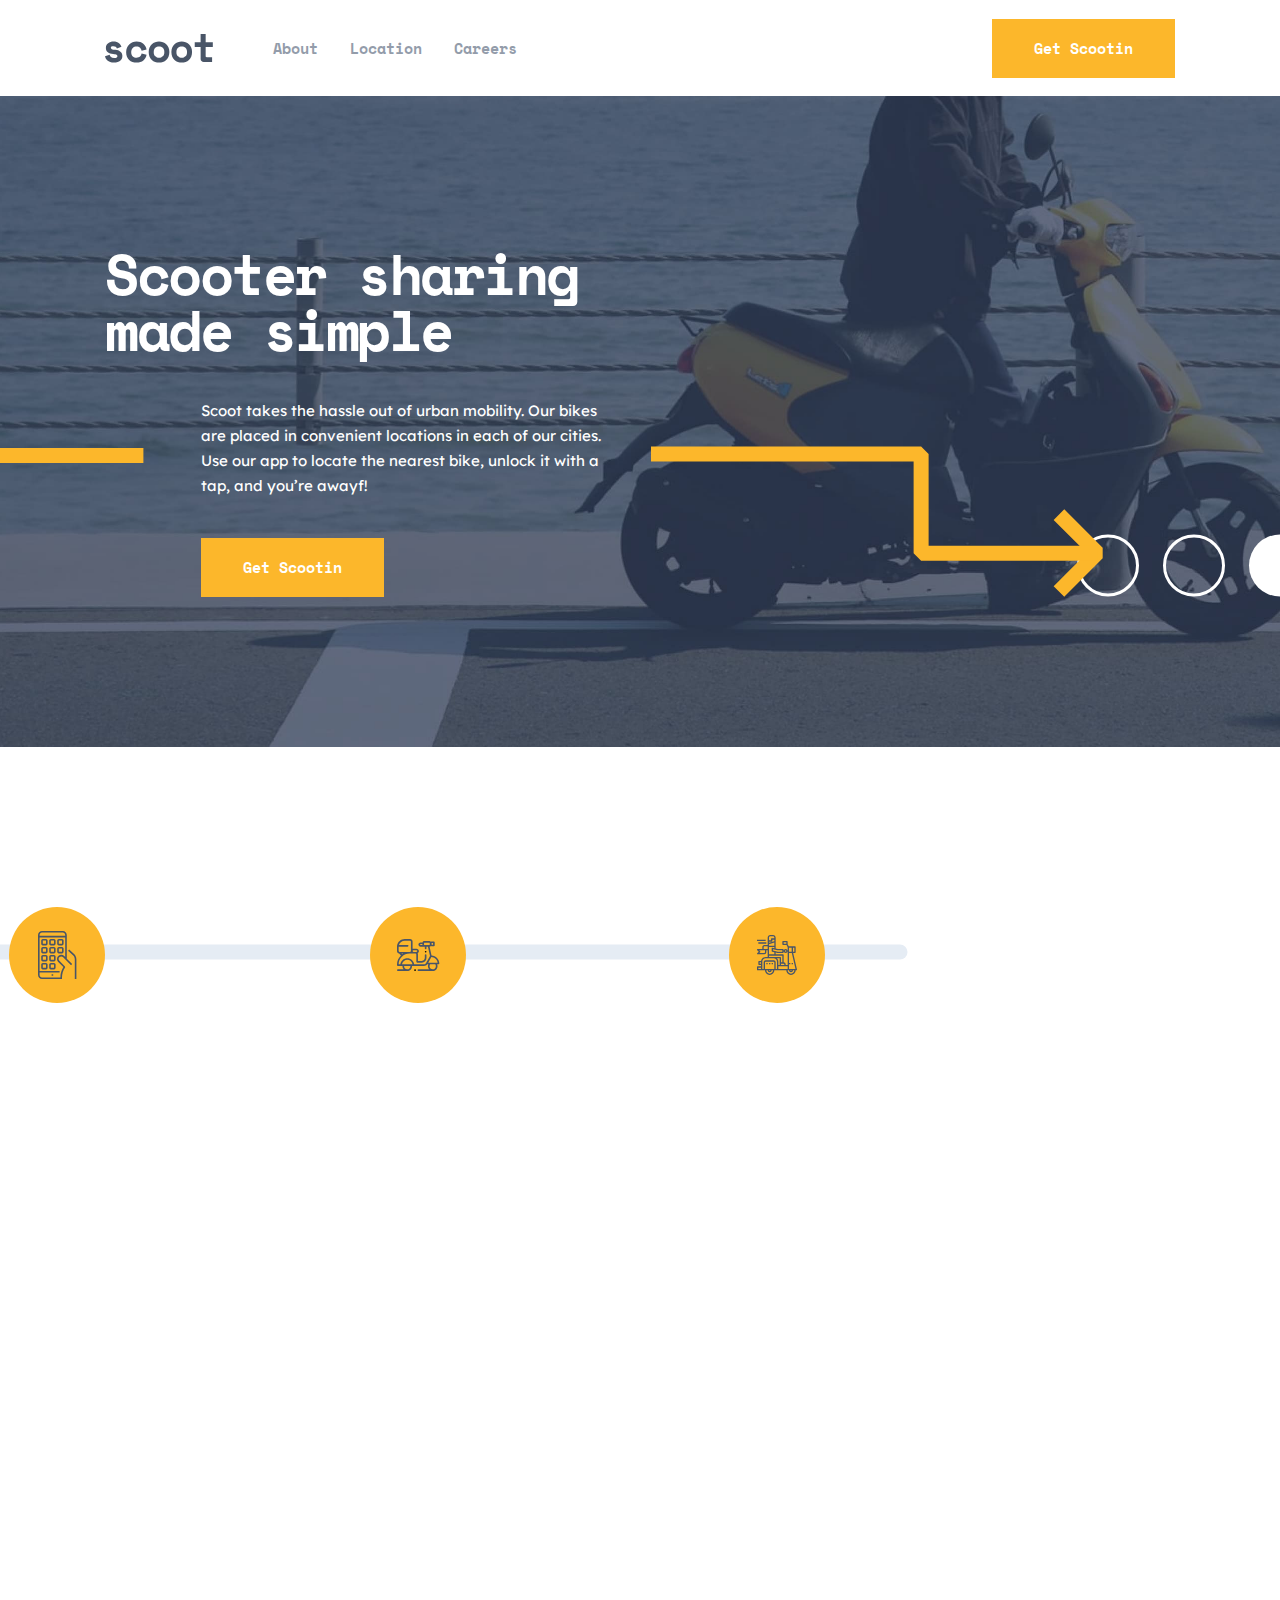
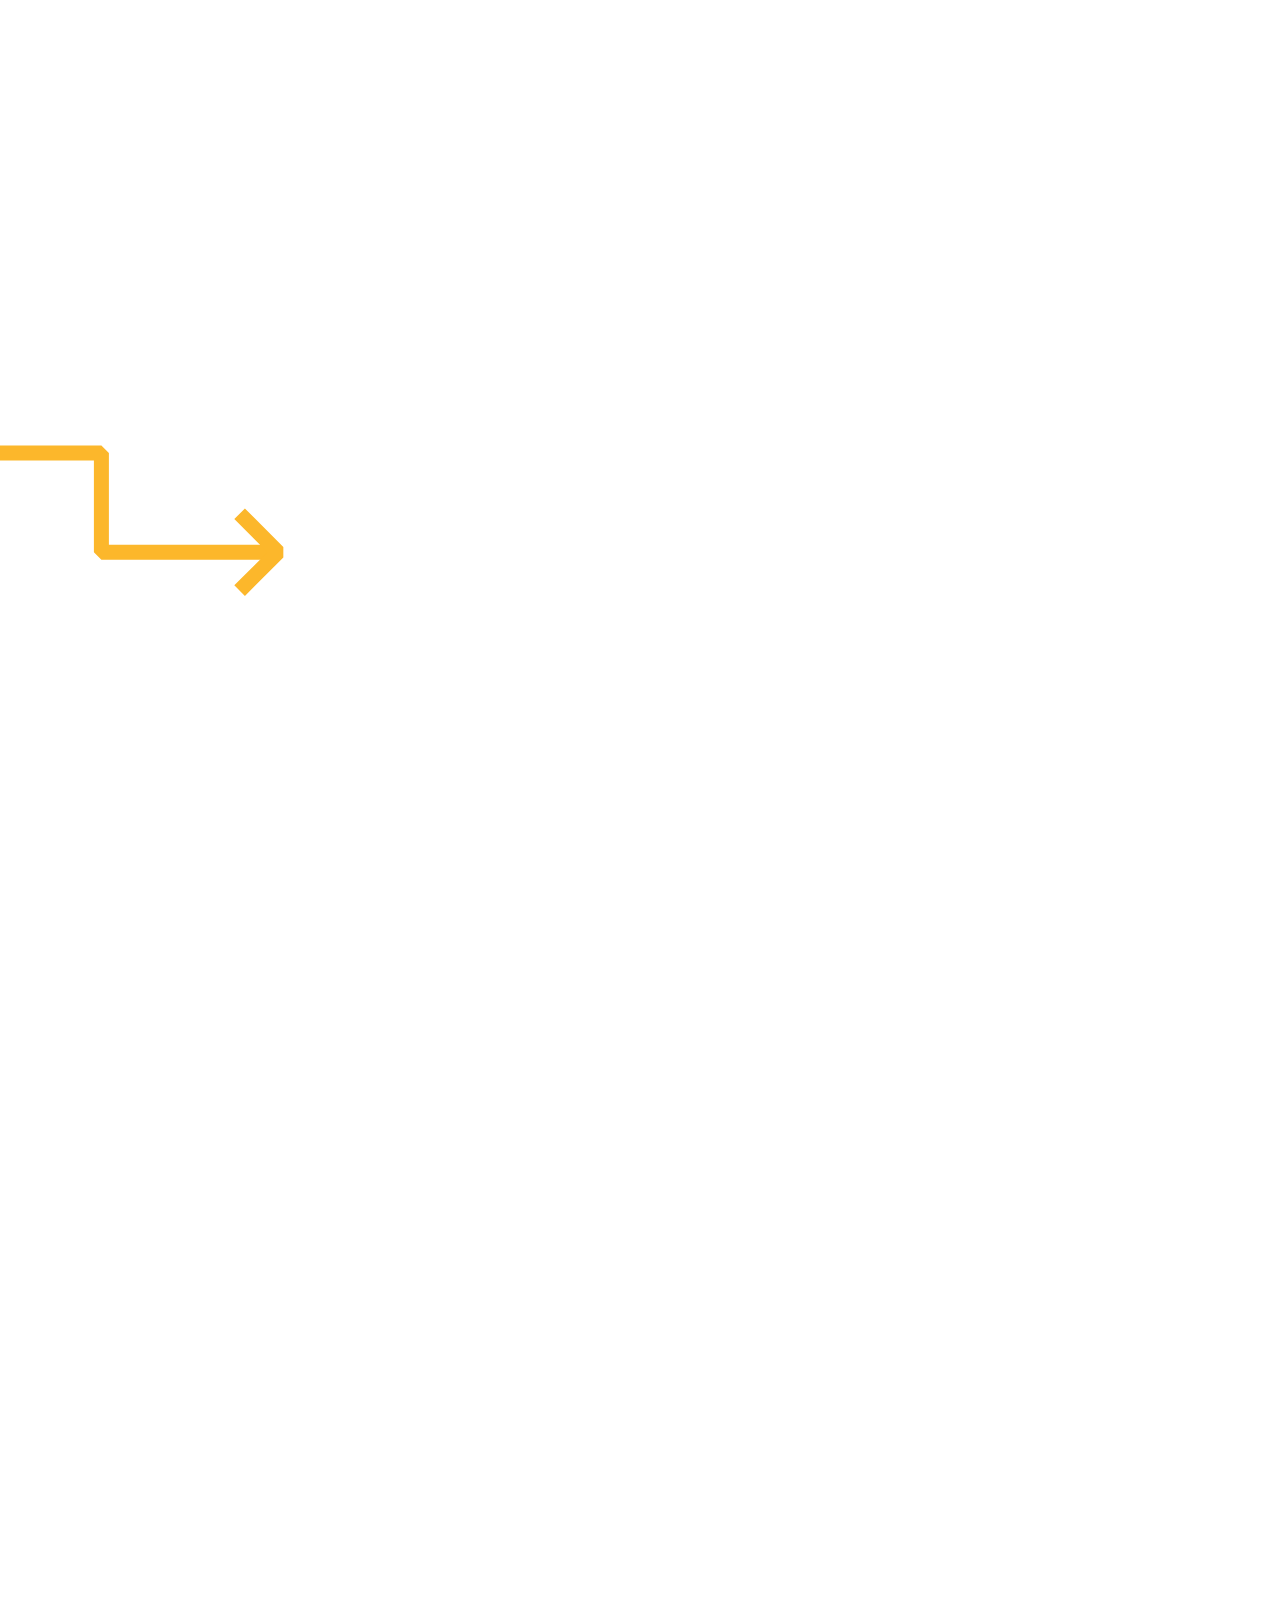
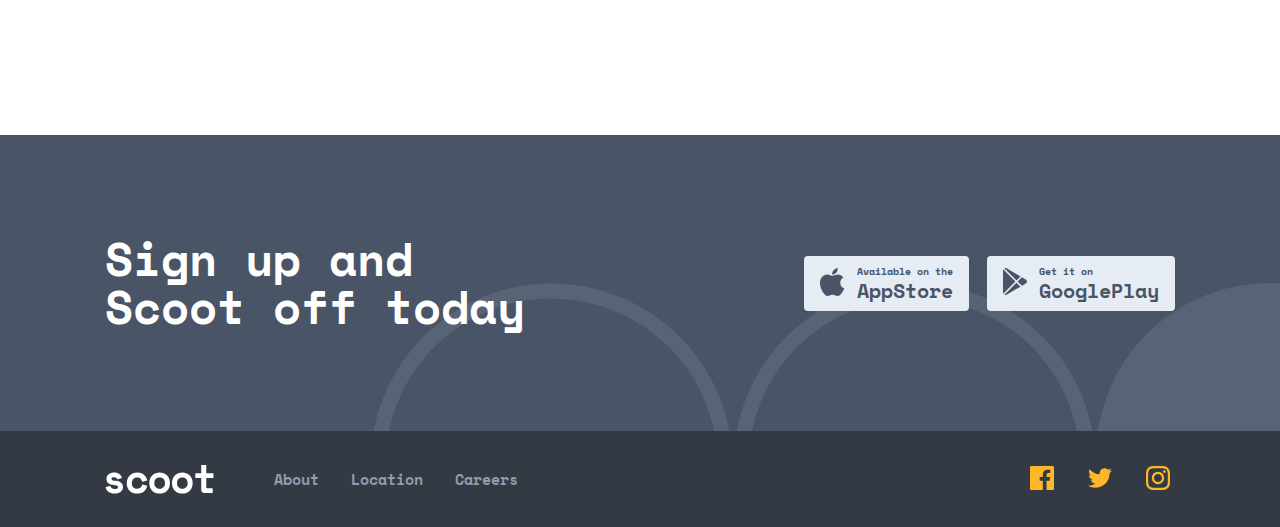
<file: index.html>
<!DOCTYPE html>
<html lang="en">
<head>
    <meta charset="UTF-8">
    <meta http-equiv="X-UA-Compatible" content="IE=edge">
    <meta name="viewport" content="width=device-width, initial-scale=1.0">
    <meta name="description" content="Fly with Scoot and make memories that last a lifetime!">
    <meta name="author" content="Vyzdryk Mykhailo">
    <link rel="shortcut icon" href="img/Scoot_logo.ico">
    <link href="https://fonts.googleapis.com/css?family=Lexend+Deca:regular" rel="stylesheet">
    <link href="https://fonts.googleapis.com/css?family=Space+Mono:regular,700" rel="stylesheet">
    <link rel="stylesheet" href="css/style2.css">
    <title>Scoot</title>
</head>

<body>

    <div class="wrapper">
        <div class="burger__decor"></div>
        <div class="burger__body">
            <div class="burger_content">
                <ul class="burger__list">
                    <li class="burger__list__item"><a href="">About</a></li>
                    <li class="burger__list__item"><a href="">Location</a></li>
                    <li class="burger__list__item"><a href="">Careers</a></li>
                </ul>
                <div class="burger__button__container">
                    <div class="burger_button _button">
                        Get Scootin
                    </div>   
                </div>

            </div>
            
        </div>

        <div class="content">
            

            
            <div class="header">
                <div class="header__container _container">
                   <div class="header__row">
                        <div class="burger__button">
                            <div class="burger__button__decor"></div>
                            <div class="burger__button__decor"></div>
                            <div class="burger__button__decor"></div>
                        </div>
                        <div class="header__logo">
                            <img src="img/logo.svg" alt="">
                        </div>
                        <div class="header__nav">
                            <ul class="header__nav__list">
                                <li class="header__nav__list__item"><a href="home.html">About</a></li>
                                <li class="header__nav__list__item"><a href="">Location</a></li>
                                <li class="header__nav__list__item"><a href="">Careers</a></li>
                            </ul>
                        </div>
                        <div class="header__button__container">
                            <div class="header__button _button">
                                Get Scootin
                            </div>
                        </div>
                   </div>
                </div>
               
            </div>
            <div class="start">
                <div class="start__cricle__decor">
                    <img src="img/start__circle__decor.svg" alt="">
                </div>  
                <div class="start__container _container">

                        
                   
                 
                    <div class="start__title _anim-items">
                        Scooter sharing made simple
                    </div>
                    <div class="start__main">
                        <div class="start__main__decor _anim-items"></div>
                        <div class="start__main__content">
                            <div class="start__subtitle _subtitle">
                                Scoot takes the hassle out of urban mobility. Our bikes are placed in convenient locations in each of our cities. Use our app to locate the nearest bike, unlock it with a tap, and you’re awayf!
                            </div>
                            <div class="start__button _button">
                                Get Scootin
                            </div> 
                        </div>
                        <div class="arr__cont _anim-items">
                            <img  src="img/start__arr__decor.svg" alt="">
                        </div>
                        
                    </div>
                </div>
            </div>
            <div class="process">
                <div class="process__container _container">
                    <div class="process__row">
                        <div class="procces__row__decor"></div>
                        <div class="procces__row__decor__mob"></div>
                        <div class="process__card">
                            <div class="process__card__icon _anim-no-hide _anim-items">
                                <img src="img/proc__phone.svg" alt="">
                            </div>
                            <div class="process__card__text _anim-no-hide _anim-items">
                                <div class="process__card__text__title">
                                    Locate with app
                                </div>
                                <div class="process__card__text__subtitle _subtitle">
                                    Use the app to find the nearest scooter to you. We are continuously placing scooters in the areas with most demand, so one should never be too far away. 
                                </div>
                            </div>
                        </div>
                        <div class="process__card">
                            <div class="process__card__icon _anim-no-hide _anim-items">
                                <img src="img/proc__scootr.svg" alt="">
                            </div>
                            <div class="process__card__text _anim-no-hide _anim-items">
                                <div class="process__card__text__title">
                                   Pick your scooter 
                                </div>
                                <div class="process__card__text__subtitle _subtitle">
                                    We show the most important info for the scooters closest to you. So you know how much charge they have left and can see roughly how much it will cost.

                                </div>
                            </div>
                        </div>
                        <div class="process__card">
                            <div class="process__card__icon _anim-no-hide _anim-items">
                                <img src="img/proc__rider.svg" alt="">
                            </div>
                            <div class="process__card__text _anim-no-hide _anim-items">
                                <div class="process__card__text__title">
                                    Enjoy the ride
                                </div>
                                <div class="process__card__text__subtitle _subtitle">
                                    Scan the QR code and the bike will unlock. Retract the cable lock, put on a helmet, and you’re off! Always lock bikes away from walkways and accessibility ramps.
                                </div>
                            </div>
                        </div>
                    </div>
                </div>
            </div>
            <div class="advantages">
                <div class="advantages__container _container">
                    <div class="advantages__row">
                        <div  class="adv__arr__decor _anim-no-hide _anim-items">
                            <img class="arr_dec__item_bg" src="img/arr__right.svg" alt="">
                            <img class="arr_dec__item_sm"src="img/small__arr__right.svg" alt="">
                        </div>
                        
                        <div class="advantages__text _anim-no-hide  _anim-items">
                            <div class="advatages__title _title">
                                Easy to use
                                riding telemetry
                            </div>
                            <div class="advantages__subtitle _subtitle">
                                The Scoot app is available with riding telemetry. This means it can show you your average speed, how long you've been using the scooter, your traveling distance, and many more things all in an easy to use app.
                            </div>
                            <div class="advantages__button _button">
                                Learn More
                            </div>
                        </div>
                        <div id="3" class="advantages__img _anim-no-hide _anim-items">
            
                            <img class="advantages__img__elem" src="img/advant1.jpg"  alt="">
                        </div>
                    </div>
                </div>
            </div>
            <div class="advantages">
                <div class="advantages__container _container">
                    <div class="advantages__row">
                        <div class="adv__arr__decor__left _anim-no-hide _anim-items">
                            <img src="img/arr__left.svg" alt="">
                        </div>
                        <div class="advantages__img _anim-no-hide _anim-items">
                            <img class="advantages__img__elem" src="img/advant2.jpg" alt="">
                        </div>
                        <div class="advantages__text _anim-no-hide _anim-items">
                            <div class="advatages__title _title">
                                Coming to a city near you
                            </div>
                            <div class="advantages__subtitle _subtitle">
                                Scoot is available in 4 major cities so far. We’re expanding rapidly, so be sure to let us know if you want to see us in your hometown. We’re aiming to let our scooters loose on 23 cities over the coming year.                            </div>
                            <div class="advantages__button _button">
                                Learn More
                            </div>
                        </div>
                    </div>
                </div>
            </div>
            <div class="advantages">
                <div class="advantages__container _container">
                    <div class="advantages__row">
                        <div  class="adv__arr__decor _anim-no-hide _anim-items">
                            <img class="arr_dec__item_bg" src="img/arr__right.svg" alt="">
                            <img class="arr_dec__item_sm"src="img/small__arr__right.svg" alt="">
                        </div>
                        <div class="advantages__text _anim-no-hide _anim-items">
                            <div class="advatages__title _title">
                                Zero hassle payments
                            </div>
                            <div class="advantages__subtitle _subtitle">
                                Our payment is as easy as one two three. We accept most credit cards and debit cards. You can also link your PayPal account inside the app. Need to pay later? No worries! You can defer payment for up to a month.                            </div>
                            <div class="advantages__button _button">
                                Learn More
                            </div>
                        </div>
                        <div class="advantages__img _anim-no-hide _anim-items">
                            <img class="advantages__img__elem" src="img/advant3.jpg" alt="">
                        </div>
                    </div>
                </div>
            </div>
            
                        
                
        </div>
        <footer class="footer">
            <div class="footer__container">
                <div class="footer__download">
                     <div class="footer__decor__row">
                            <div class="footer__decor">
                                <img class="footer__dec__img" src="img/footer__decor_nf.svg" alt="">
                            </div>
                            <div class="footer__decor">
                                <img src="img/footer__decor_nf.svg" alt="">
                            </div>
                            <div class="footer__decor">
                                <img src="img/footer_dec_f.svg" alt="">
                            </div>
                        </div>
                    <div class="footer__download__container _container">
                       
                       
                        <div class="footer__download__title">
                            Sign up and Scoot off today
                        </div>
                        <div class="footer__download__buttons">
                            <div class="footer__download__button">
                                <div class="footer__download__button__icon">
                                    <svg width="25" height="28" viewBox="0 0 25 28" fill="none" xmlns="http://www.w3.org/2000/svg">
                                        <path class="dwn__ico" fill-rule="evenodd" clip-rule="evenodd" d="M13.5501 2.23259C14.5378 1.02638 16.2329 0.100093 17.6831 0C17.9262 1.64899 17.2546 3.26406 16.3672 4.4058C15.4185 5.63236 13.7813 6.5807 12.1968 6.5315C11.9077 4.95207 12.649 3.32683 13.5501 2.23259ZM18.0165 6.53333C19.9466 6.53333 21.9903 7.57732 23.4446 9.37626C18.677 11.9705 19.4494 18.7283 24.2667 20.5378C23.6044 21.9951 23.2865 22.645 22.4325 23.936C21.241 25.7367 19.5631 27.9805 17.4803 27.9963C16.6241 28.0052 16.0624 27.7496 15.4568 27.474C14.7549 27.1545 13.9939 26.8082 12.647 26.8157C11.3076 26.8222 10.5345 27.1643 9.82292 27.4791C9.20166 27.7539 8.62736 28.008 7.7641 27.9998C5.68308 27.9823 4.09213 25.9574 2.90069 24.1567C-0.428589 19.1242 -0.780161 13.2159 1.27423 10.0734C2.73556 7.84182 5.04031 6.53684 7.20478 6.53684C8.35838 6.53684 9.28812 6.86569 10.1741 7.17908C10.9805 7.4643 11.7507 7.73672 12.6204 7.73672C13.4252 7.73672 14.0869 7.48802 14.8086 7.21674C15.6745 6.89129 16.6268 6.53333 18.0165 6.53333Z" fill="#495567"/>
                                    </svg>
                                        
                                </div>
                                <div class="footer__download__btn__text">
                                    Available on the
                                    <div class="footer__dwnl__button__title">
                                        AppStore
                                    </div>
                                </div>
                            </div>
                            <div class="footer__download__button">
                                <div class="footer__download__button__icon">
                                    <svg width="24" height="28" viewBox="0 0 24 28" fill="none" xmlns="http://www.w3.org/2000/svg">
                                        <path class="dwn__ico" fill-rule="evenodd" clip-rule="evenodd" d="M1.35225 0.237091C2.077 -0.112337 2.90802 -0.0748034 3.60529 0.344932L17.4772 8.42299L13.504 12.4147L1.35225 0.237091ZM0 2.42141C0 2.04978 0.082467 1.68872 0.235771 1.36414L12.3848 13.5391L0.237885 25.7437C0.0829956 25.426 0 25.0702 0 24.697V2.42141ZM13.5056 14.6619L1.37344 26.8517C1.69538 27.0008 2.03794 27.0658 2.37996 27.0658C2.80234 27.0658 3.22367 26.9648 3.60534 26.7354L17.4799 18.6452L13.5056 14.6619ZM22.7456 11.4907C22.7504 11.4933 22.7556 11.4965 22.7604 11.4996C23.4767 11.9342 23.9044 12.6944 23.9044 13.5328C23.9044 14.3712 23.4767 15.1314 22.7604 15.5664C22.7556 15.5691 18.8966 17.8189 18.8966 17.8189L14.6242 13.5375L18.894 9.24766L22.7456 11.4907Z" fill="#495567"/>
                                    </svg>
                                        
                                </div>
                                <div class="footer__download__btn__text">
                                    Get it on
                                    <div class="footer__dwnl__button__title">
                                        GooglePlay
                                    </div>
                                </div>
                            </div>
                        </div>
                    </div>
                </div>
                <div class="footer__nav">
                    <div class="footer__nav__container _container">
                        <div class="header__row footer_nav_row">
                           
                            <div class="header__logo">
                                <img src="img/footer__logo.svg" alt="">
                            </div>
                            <div class="header__nav">
                                <ul class="header__nav__list">
                                    <li class="header__nav__list__item"><a href="">About</a></li>
                                    <li class="header__nav__list__item"><a href="">Location</a></li>
                                    <li class="header__nav__list__item"><a href="">Careers</a></li>
                                </ul>
                            </div>
                            <div class="footer__social">
                                <div class="footer__social__button">
                                    <svg  width="24" height="24" viewBox="0 0 24 24" fill="none" xmlns="http://www.w3.org/2000/svg">
                                        <path class="footer__social__ico" d="M22.675 0H1.325C0.593 0 0 0.593 0 1.325V22.676C0 23.407 0.593 24 1.325 24H12.82V14.706H9.692V11.084H12.82V8.413C12.82 5.313 14.713 3.625 17.479 3.625C18.804 3.625 19.942 3.724 20.274 3.768V7.008L18.356 7.009C16.852 7.009 16.561 7.724 16.561 8.772V11.085H20.148L19.681 14.707H16.561V24H22.677C23.407 24 24 23.407 24 22.675V1.325C24 0.593 23.407 0 22.675 0Z" fill="#FCB72B"/>
                                    </svg>
                                </div>
                                <div class="footer__social__button">
                                    <svg width="24" height="20" viewBox="0 0 24 20" fill="none" xmlns="http://www.w3.org/2000/svg">
                                        <path class="footer__social__ico" d="M24 2.557C23.117 2.949 22.168 3.213 21.172 3.332C22.189 2.723 22.97 1.758 23.337 0.608001C22.386 1.172 21.332 1.582 20.21 1.803C19.313 0.846001 18.032 0.248001 16.616 0.248001C13.437 0.248001 11.101 3.214 11.819 6.293C7.728 6.088 4.1 4.128 1.671 1.149C0.381 3.362 1.002 6.257 3.194 7.723C2.388 7.697 1.628 7.476 0.965 7.107C0.911 9.388 2.546 11.522 4.914 11.997C4.221 12.185 3.462 12.229 2.69 12.081C3.316 14.037 5.134 15.46 7.29 15.5C5.22 17.123 2.612 17.848 0 17.54C2.179 18.937 4.768 19.752 7.548 19.752C16.69 19.752 21.855 12.031 21.543 5.106C22.505 4.411 23.34 3.544 24 2.557Z" fill="#FCB72B"/>
                                    </svg>
                                </div>
                                <div class="footer__social__button">
                                    <svg width="24" height="24" viewBox="0 0 24 24" fill="none" xmlns="http://www.w3.org/2000/svg">
                                        <path class="footer__social__ico" fill-rule="evenodd" clip-rule="evenodd" d="M12 0C8.741 0 8.333 0.014 7.053 0.072C2.695 0.272 0.273 2.69 0.073 7.052C0.014 8.333 0 8.741 0 12C0 15.259 0.014 15.668 0.072 16.948C0.272 21.306 2.69 23.728 7.052 23.928C8.333 23.986 8.741 24 12 24C15.259 24 15.668 23.986 16.948 23.928C21.302 23.728 23.73 21.31 23.927 16.948C23.986 15.668 24 15.259 24 12C24 8.741 23.986 8.333 23.928 7.053C23.732 2.699 21.311 0.273 16.949 0.073C15.668 0.014 15.259 0 12 0ZM12 2.163C15.204 2.163 15.584 2.175 16.85 2.233C20.102 2.381 21.621 3.924 21.769 7.152C21.827 8.417 21.838 8.797 21.838 12.001C21.838 15.206 21.826 15.585 21.769 16.85C21.62 20.075 20.105 21.621 16.85 21.769C15.584 21.827 15.206 21.839 12 21.839C8.796 21.839 8.416 21.827 7.151 21.769C3.891 21.62 2.38 20.07 2.232 16.849C2.174 15.584 2.162 15.205 2.162 12C2.162 8.796 2.175 8.417 2.232 7.151C2.381 3.924 3.896 2.38 7.151 2.232C8.417 2.175 8.796 2.163 12 2.163ZM5.838 12C5.838 8.597 8.597 5.838 12 5.838C15.403 5.838 18.162 8.597 18.162 12C18.162 15.404 15.403 18.163 12 18.163C8.597 18.163 5.838 15.403 5.838 12ZM12 16C9.791 16 8 14.21 8 12C8 9.791 9.791 8 12 8C14.209 8 16 9.791 16 12C16 14.21 14.209 16 12 16ZM16.965 5.595C16.965 4.8 17.61 4.155 18.406 4.155C19.201 4.155 19.845 4.8 19.845 5.595C19.845 6.39 19.201 7.035 18.406 7.035C17.61 7.035 16.965 6.39 16.965 5.595Z" fill="#FCB72B"/>
                                    </svg>
                                </div>
                               
                                    
                               
                                    
                                    
                              
                                    
                            </div>
                       </div>
                    </div>
                </div>
                
                
            </div>
        </footer>



    </div>

    
   
    <script src="js/script.js"></script>
</body>
</html>
</file>
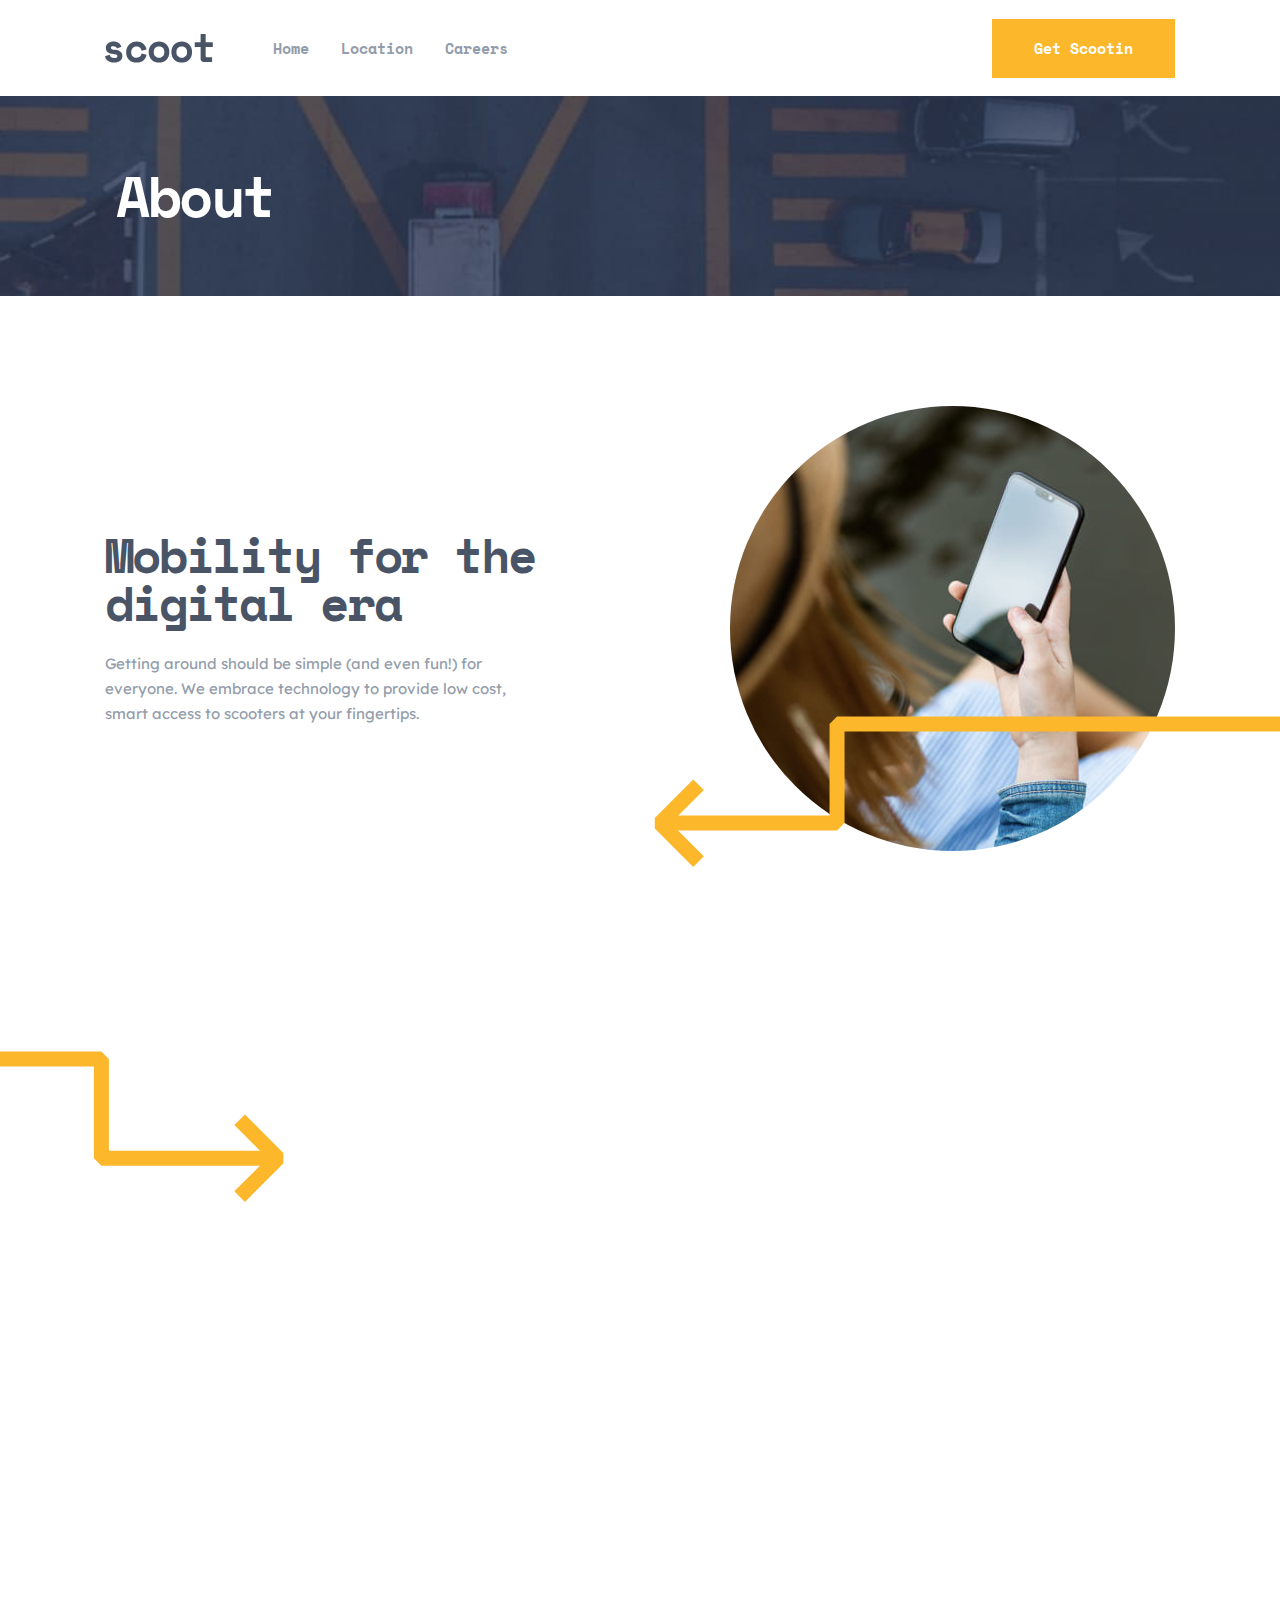
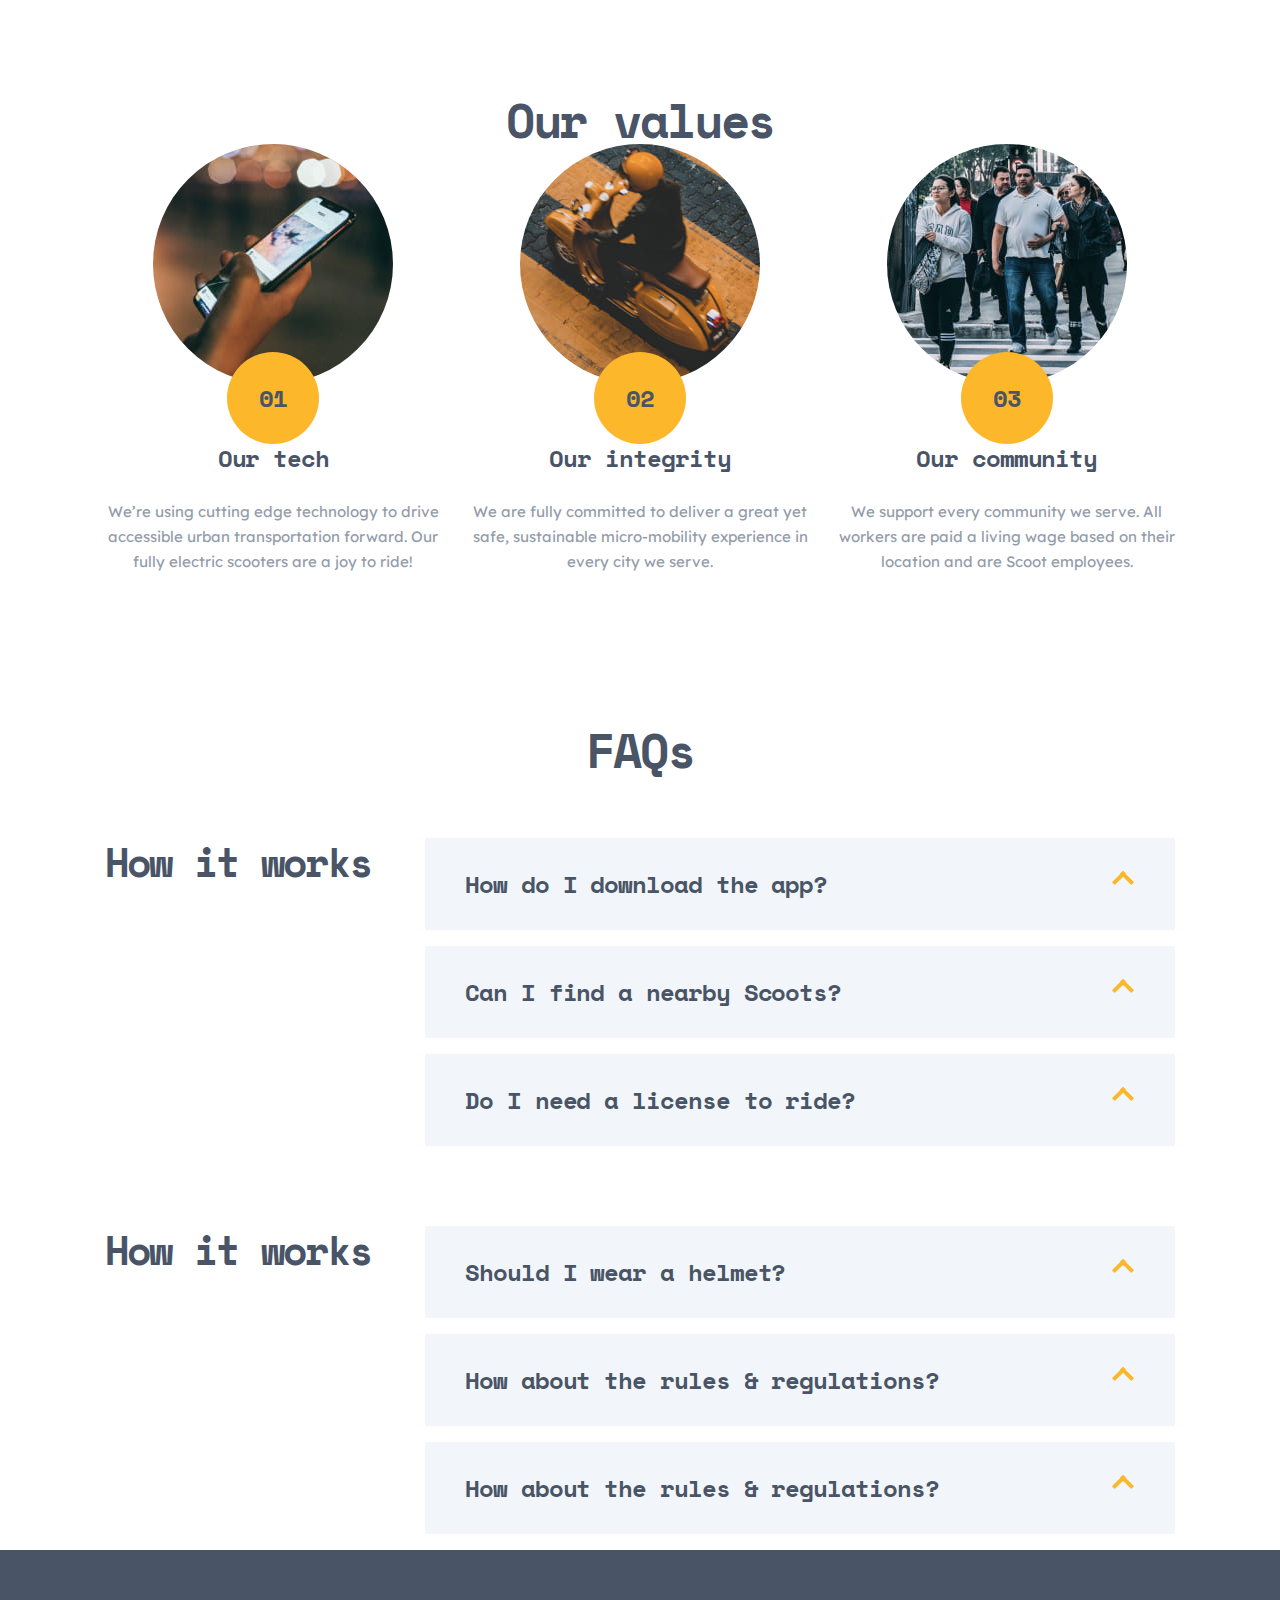
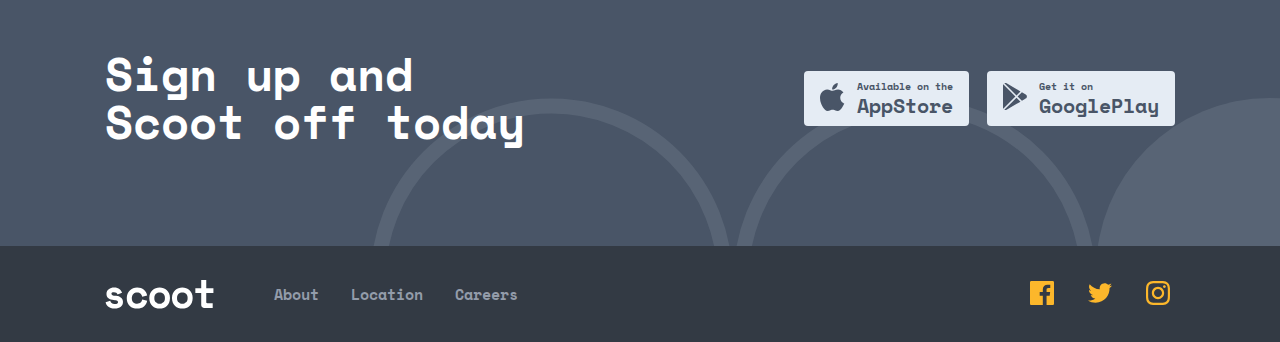
<file: home.html>
<!DOCTYPE html>
<html lang="en">
<head>
    <meta charset="UTF-8">
    <meta http-equiv="X-UA-Compatible" content="IE=edge">
    <meta name="viewport" content="width=device-width, initial-scale=1.0">
    <meta name="description" content="Fly with Scoot and make memories that last a lifetime!">
    <meta name="author" content="Vyzdryk Mykhailo">
    <link rel="shortcut icon" href="img/Scoot_logo.ico">
    <link href="https://fonts.googleapis.com/css?family=Lexend+Deca:regular" rel="stylesheet">
    <link href="https://fonts.googleapis.com/css?family=Space+Mono:regular,700" rel="stylesheet">
    <link rel="stylesheet" href="css/style3.css">
    <title>About</title>
</head>

<body>

    <div class="wrapper">
        <div class="burger__decor"></div>
        <div class="burger__body">
            <div class="burger_content">
                <ul class="burger__list">
                    <li class="burger__list__item"><a href="index.html">Home</a></li>
                    <li class="burger__list__item"><a href="">Location</a></li>
                    <li class="burger__list__item"><a href="">Careers</a></li>
                </ul>
                <div class="burger__button__container">
                    <div class="burger_button _button">
                        Get Scootin
                    </div>   
                </div>

            </div>
            
        </div>

        <div class="content">
            

            
            <div class="header">
                <div class="header__container _container">
                   <div class="header__row">
                        <div class="burger__button">
                            <div class="burger__button__decor"></div>
                            <div class="burger__button__decor"></div>
                            <div class="burger__button__decor"></div>
                        </div>
                        <div class="header__logo">
                            <img src="img/logo.svg" alt="">
                        </div>
                        <div class="header__nav">
                            <ul class="header__nav__list">
                                <li class="header__nav__list__item"><a href="index.html">Home</a></li>
                                <li class="header__nav__list__item"><a href="">Location</a></li>
                                <li class="header__nav__list__item"><a href="">Careers</a></li>
                            </ul>
                        </div>
                        <div class="header__button__container">
                            <div class="header__button _button">
                                Get Scootin
                            </div>
                        </div>
                   </div>
                </div>
               
            </div>
            <div class="start">
                
                <div class="start__container _container">
                    <div class="start__title">
                        About
                    </div>
                        
                </div>
            </div>
          
            <div class="advantages">
                <div class="advantages__container _container">
                    <div class="advantages__row">
                        <div  class="adv__arr__decor _anim-no-hide _anim-items">
                            <img class="arr_dec__item_bg" src="img/arr__right.svg" alt="">
                            <img class="arr_dec__item_sm"src="img/small__arr__right.svg" alt="">
                        </div>
                        
                        <div class="advantages__text _anim-no-hide  _anim-items">
                            <div class="advatages__title _title">
                                Mobility for the digital era
                            </div>
                            <div class="advantages__subtitle _subtitle">
                                Getting around should be simple (and even fun!) for everyone. We embrace technology to provide low cost, smart access to scooters at your fingertips.
                            </div>
                           
                        </div>
                        <div class="advantages__img _anim-no-hide _anim-items">
            
                            <img class="advantages__img__elem" src="img/about__adv__1.jpg"  alt="">
                        </div>
                    </div>
                </div>
            </div>
            <div class="advantages">
                <div class="advantages__container _container">
                    <div class="advantages__row">
                        <div class="adv__arr__decor__left _anim-no-hide _anim-items">
                            <img src="img/arr__left.svg" alt="">
                        </div>
                        <div class="advantages__img _anim-no-hide _anim-items">
                            <img class="advantages__img__elem" src="img/about__adv__2.jpg" alt="">
                        </div>
                        <div class="advantages__text _anim-no-hide _anim-items">
                            <div class="advatages__title _title">
                                Better urban living
                            </div>
                            <div class="advantages__subtitle _subtitle">
                                We’re helping connect cities and bring people closer together. Our scooters are also fully-electric and we offset the minimal carbon footprint for each ride.
                            </div>
                        </div>
                    </div>
                </div>
            </div>
            <div class="values">
                <div class="values__container _container">
                    <div class="values__title _title">
                        Our values
                    </div>
                    <div class="values__row">
                        <div class="values__card">
                            <div class="values__card__imgae">
                                <img src="img/values_1.jpg" alt="" class="values__image__elem">
                                <div class="values__item__number">
                                    01
                                </div>
                                <div class="values__card__text">
                                    <div class="values__card__title">
                                        Our tech
                                    </div>
                                    <div class="values__card__subtitle _subtitle">
                                        We’re using cutting edge technology to drive accessible urban transportation forward. Our fully electric scooters are a joy to ride!
                                    </div>
                                </div>

                            </div>
                        </div>
                        <div class="values__card">
                            <div class="values__card__imgae">
                                <img src="img/values_2.jpg" alt="" class="values__image__elem">
                                <div class="values__item__number">
                                    02
                                </div>
                                <div class="values__card__text">
                                    <div class="values__card__title">
                                        Our integrity
                                    </div>
                                    <div class="values__card__subtitle _subtitle">
                                        We are fully committed to deliver a great yet safe, sustainable micro-mobility experience in every city we serve.
                                    </div>
                                </div>

                            </div>
                        </div>
                        <div class="values__card">
                            <div class="values__card__imgae">
                                <img src="img/values_3.jpg" alt="" class="values__image__elem">
                                <div class="values__item__number">
                                    03
                                </div>
                                <div class="values__card__text">
                                    <div class="values__card__title">
                                        Our community    
                                    </div>
                                    <div class="values__card__subtitle _subtitle">
                                        We support every community we serve. All workers are paid a living wage based on their location and are Scoot employees.
                                    </div>
                                </div>

                            </div>
                        </div>
                    </div>
                </div>
            </div>
            <div class="how">
                <div class="how__container _container">
                    <div class="how__title _title">
                        FAQs
                    </div>
                    <div class="how__column">
                        <div class="how__row">
                            <div class="how__pop__up__title">
                                How it works
                            </div>
                            <div class="how__pop__ups__column">
                                <div class="how__pop__up__subrow">
                                    <div class="howm__pop__up__container">
                                        <div class="how__pop__up__button">
                                            How do I download the app?
                                        </div>
                                        <div class="how__pop__up">
                                            To download the Scoot app, you can search “Scoot” in both the App and Google Play stores. An even simpler way to do it would be to click the relevant link at the bottom of this page and you’ll be re-directed to the correct page.
                                        </div>
                                    </div>
                                    <div class="how__pop__up__decor">
                                        <div class="how__pop__up__dec__elem">
    
                                        </div>
                                        <div class="how__pop__up__dec__elem_2">
    
                                        </div>
                                    </div>
                                </div>
                                <div class="how__pop__up__subrow">
                                    <div class="howm__pop__up__container">
                                        <div class="how__pop__up__button">
                                            Can I find a nearby Scoots?
                                        </div>
                                        <div class="how__pop__up">
                                            Yes, you can easily find a nearby Scoots by using their website or mobile app. Scoots has a user-friendly interface that makes it easy to search for nearby locations and view their hours of operation, as well as any available rental options.
                                        </div>
                                    </div>
                                    <div class="how__pop__up__decor">
                                        <div class="how__pop__up__dec__elem">
    
                                        </div>
                                        <div class="how__pop__up__dec__elem_2">
    
                                        </div>
                                    </div>
                                </div>
                                <div class="how__pop__up__subrow">
                                    <div class="howm__pop__up__container">
                                        <div class="how__pop__up__button">
                                            Do I need a license to ride?
                                        </div>
                                        <div class="how__pop__up">
                                            The requirements for a license to ride a Scoot will depend on where you are located and the type of Scoot you are riding. In general you will need to have a valid driver's license that is appropriate for the class of vehicle you are operating.
                                        </div>
                                    </div>
                                    <div class="how__pop__up__decor">
                                        <div class="how__pop__up__dec__elem">
    
                                        </div>
                                        <div class="how__pop__up__dec__elem_2">
    
                                        </div>
                                    </div>
                                </div>
                            </div>
                           
                            
                        </div>
                        <div class="how__row">
                            <div class="how__pop__up__title">
                                How it works
                            </div>
                            <div class="how__pop__ups__column">
                                <div class="how__pop__up__subrow">
                                    <div class="howm__pop__up__container">
                                        <div class="how__pop__up__button">
                                            Should I wear a helmet?
                                        </div>
                                        <div class="how__pop__up">
                                            Yes, please do! All cities have different laws. But we strongly strongly strongly recommend always wearing a helmet regardless of the local laws. We like you and we want you to be as safe as possible while Scooting.
                                        </div>
                                    </div>
                                    <div class="how__pop__up__decor">
                                        <div class="how__pop__up__dec__elem">
    
                                        </div>
                                        <div class="how__pop__up__dec__elem_2">
    
                                        </div>
                                    </div>
                                </div>
                                <div class="how__pop__up__subrow">
                                    <div class="howm__pop__up__container">
                                        <div class="how__pop__up__button">
                                            How about the rules & regulations?
                                        </div>
                                        <div class="how__pop__up">
                                            To download the Scoot app, you can search “Scoot” in both the App and Google Play stores. An even simpler way to do it would be to click the relevant link at the bottom of this page and you’ll be re-directed to the correct page.
                                        </div>
                                    </div>
                                    <div class="how__pop__up__decor">
                                        <div class="how__pop__up__dec__elem">
    
                                        </div>
                                        <div class="how__pop__up__dec__elem_2">
    
                                        </div>
                                    </div>
                                </div>
                                <div class="how__pop__up__subrow">
                                    <div class="howm__pop__up__container">
                                        <div class="how__pop__up__button">
                                            How about the rules & regulations?
                                        </div>
                                        <div class="how__pop__up">
                                            Firstly, please make sure you and any passengers are safe and uninjured. Then, if the damage is minor, such as a small scratch or dent, you can continue to use the scooter for the remainder of your ride.
                                        </div>
                                    </div>
                                    <div class="how__pop__up__decor">
                                        <div class="how__pop__up__dec__elem">
    
                                        </div>
                                        <div class="how__pop__up__dec__elem_2">
    
                                        </div>
                                    </div>
                                </div>
                            </div>
                           
                            
                        </div>
                        
                    </div>
                </div>
            </div>
                        
                
        </div>
        <footer class="footer">
            <div class="footer__container">
                <div class="footer__download">
                     <div class="footer__decor__row">
                            <div class="footer__decor">
                                <img class="footer__dec__img" src="img/footer__decor_nf.svg" alt="">
                            </div>
                            <div class="footer__decor">
                                <img src="img/footer__decor_nf.svg" alt="">
                            </div>
                            <div class="footer__decor">
                                <img src="img/footer_dec_f.svg" alt="">
                            </div>
                        </div>
                    <div class="footer__download__container _container">
                       
                       
                        <div class="footer__download__title">
                            Sign up and Scoot off today
                        </div>
                        <div class="footer__download__buttons">
                            <div class="footer__download__button">
                                <div class="footer__download__button__icon">
                                    <svg width="25" height="28" viewBox="0 0 25 28" fill="none" xmlns="http://www.w3.org/2000/svg">
                                        <path class="dwn__ico" fill-rule="evenodd" clip-rule="evenodd" d="M13.5501 2.23259C14.5378 1.02638 16.2329 0.100093 17.6831 0C17.9262 1.64899 17.2546 3.26406 16.3672 4.4058C15.4185 5.63236 13.7813 6.5807 12.1968 6.5315C11.9077 4.95207 12.649 3.32683 13.5501 2.23259ZM18.0165 6.53333C19.9466 6.53333 21.9903 7.57732 23.4446 9.37626C18.677 11.9705 19.4494 18.7283 24.2667 20.5378C23.6044 21.9951 23.2865 22.645 22.4325 23.936C21.241 25.7367 19.5631 27.9805 17.4803 27.9963C16.6241 28.0052 16.0624 27.7496 15.4568 27.474C14.7549 27.1545 13.9939 26.8082 12.647 26.8157C11.3076 26.8222 10.5345 27.1643 9.82292 27.4791C9.20166 27.7539 8.62736 28.008 7.7641 27.9998C5.68308 27.9823 4.09213 25.9574 2.90069 24.1567C-0.428589 19.1242 -0.780161 13.2159 1.27423 10.0734C2.73556 7.84182 5.04031 6.53684 7.20478 6.53684C8.35838 6.53684 9.28812 6.86569 10.1741 7.17908C10.9805 7.4643 11.7507 7.73672 12.6204 7.73672C13.4252 7.73672 14.0869 7.48802 14.8086 7.21674C15.6745 6.89129 16.6268 6.53333 18.0165 6.53333Z" fill="#495567"/>
                                    </svg>
                                        
                                </div>
                                <div class="footer__download__btn__text">
                                    Available on the
                                    <div class="footer__dwnl__button__title">
                                        AppStore
                                    </div>
                                </div>
                            </div>
                            <div class="footer__download__button">
                                <div class="footer__download__button__icon">
                                    <svg width="24" height="28" viewBox="0 0 24 28" fill="none" xmlns="http://www.w3.org/2000/svg">
                                        <path class="dwn__ico" fill-rule="evenodd" clip-rule="evenodd" d="M1.35225 0.237091C2.077 -0.112337 2.90802 -0.0748034 3.60529 0.344932L17.4772 8.42299L13.504 12.4147L1.35225 0.237091ZM0 2.42141C0 2.04978 0.082467 1.68872 0.235771 1.36414L12.3848 13.5391L0.237885 25.7437C0.0829956 25.426 0 25.0702 0 24.697V2.42141ZM13.5056 14.6619L1.37344 26.8517C1.69538 27.0008 2.03794 27.0658 2.37996 27.0658C2.80234 27.0658 3.22367 26.9648 3.60534 26.7354L17.4799 18.6452L13.5056 14.6619ZM22.7456 11.4907C22.7504 11.4933 22.7556 11.4965 22.7604 11.4996C23.4767 11.9342 23.9044 12.6944 23.9044 13.5328C23.9044 14.3712 23.4767 15.1314 22.7604 15.5664C22.7556 15.5691 18.8966 17.8189 18.8966 17.8189L14.6242 13.5375L18.894 9.24766L22.7456 11.4907Z" fill="#495567"/>
                                    </svg>
                                        
                                </div>
                                <div class="footer__download__btn__text">
                                    Get it on
                                    <div class="footer__dwnl__button__title">
                                        GooglePlay
                                    </div>
                                </div>
                            </div>
                        </div>
                    </div>
                </div>
                <div class="footer__nav">
                    <div class="footer__nav__container _container">
                        <div class="header__row footer_nav_row">
                           
                            <div class="header__logo">
                                <img src="img/footer__logo.svg" alt="">
                            </div>
                            <div class="header__nav">
                                <ul class="header__nav__list">
                                    <li class="header__nav__list__item"><a href="">About</a></li>
                                    <li class="header__nav__list__item"><a href="">Location</a></li>
                                    <li class="header__nav__list__item"><a href="">Careers</a></li>
                                </ul>
                            </div>
                            <div class="footer__social">
                                <div class="footer__social__button">
                                    <svg  width="24" height="24" viewBox="0 0 24 24" fill="none" xmlns="http://www.w3.org/2000/svg">
                                        <path class="footer__social__ico" d="M22.675 0H1.325C0.593 0 0 0.593 0 1.325V22.676C0 23.407 0.593 24 1.325 24H12.82V14.706H9.692V11.084H12.82V8.413C12.82 5.313 14.713 3.625 17.479 3.625C18.804 3.625 19.942 3.724 20.274 3.768V7.008L18.356 7.009C16.852 7.009 16.561 7.724 16.561 8.772V11.085H20.148L19.681 14.707H16.561V24H22.677C23.407 24 24 23.407 24 22.675V1.325C24 0.593 23.407 0 22.675 0Z" fill="#FCB72B"/>
                                    </svg>
                                </div>
                                <div class="footer__social__button">
                                    <svg width="24" height="20" viewBox="0 0 24 20" fill="none" xmlns="http://www.w3.org/2000/svg">
                                        <path class="footer__social__ico" d="M24 2.557C23.117 2.949 22.168 3.213 21.172 3.332C22.189 2.723 22.97 1.758 23.337 0.608001C22.386 1.172 21.332 1.582 20.21 1.803C19.313 0.846001 18.032 0.248001 16.616 0.248001C13.437 0.248001 11.101 3.214 11.819 6.293C7.728 6.088 4.1 4.128 1.671 1.149C0.381 3.362 1.002 6.257 3.194 7.723C2.388 7.697 1.628 7.476 0.965 7.107C0.911 9.388 2.546 11.522 4.914 11.997C4.221 12.185 3.462 12.229 2.69 12.081C3.316 14.037 5.134 15.46 7.29 15.5C5.22 17.123 2.612 17.848 0 17.54C2.179 18.937 4.768 19.752 7.548 19.752C16.69 19.752 21.855 12.031 21.543 5.106C22.505 4.411 23.34 3.544 24 2.557Z" fill="#FCB72B"/>
                                    </svg>
                                </div>
                                <div class="footer__social__button">
                                    <svg width="24" height="24" viewBox="0 0 24 24" fill="none" xmlns="http://www.w3.org/2000/svg">
                                        <path class="footer__social__ico" fill-rule="evenodd" clip-rule="evenodd" d="M12 0C8.741 0 8.333 0.014 7.053 0.072C2.695 0.272 0.273 2.69 0.073 7.052C0.014 8.333 0 8.741 0 12C0 15.259 0.014 15.668 0.072 16.948C0.272 21.306 2.69 23.728 7.052 23.928C8.333 23.986 8.741 24 12 24C15.259 24 15.668 23.986 16.948 23.928C21.302 23.728 23.73 21.31 23.927 16.948C23.986 15.668 24 15.259 24 12C24 8.741 23.986 8.333 23.928 7.053C23.732 2.699 21.311 0.273 16.949 0.073C15.668 0.014 15.259 0 12 0ZM12 2.163C15.204 2.163 15.584 2.175 16.85 2.233C20.102 2.381 21.621 3.924 21.769 7.152C21.827 8.417 21.838 8.797 21.838 12.001C21.838 15.206 21.826 15.585 21.769 16.85C21.62 20.075 20.105 21.621 16.85 21.769C15.584 21.827 15.206 21.839 12 21.839C8.796 21.839 8.416 21.827 7.151 21.769C3.891 21.62 2.38 20.07 2.232 16.849C2.174 15.584 2.162 15.205 2.162 12C2.162 8.796 2.175 8.417 2.232 7.151C2.381 3.924 3.896 2.38 7.151 2.232C8.417 2.175 8.796 2.163 12 2.163ZM5.838 12C5.838 8.597 8.597 5.838 12 5.838C15.403 5.838 18.162 8.597 18.162 12C18.162 15.404 15.403 18.163 12 18.163C8.597 18.163 5.838 15.403 5.838 12ZM12 16C9.791 16 8 14.21 8 12C8 9.791 9.791 8 12 8C14.209 8 16 9.791 16 12C16 14.21 14.209 16 12 16ZM16.965 5.595C16.965 4.8 17.61 4.155 18.406 4.155C19.201 4.155 19.845 4.8 19.845 5.595C19.845 6.39 19.201 7.035 18.406 7.035C17.61 7.035 16.965 6.39 16.965 5.595Z" fill="#FCB72B"/>
                                    </svg>
                                </div>
                               
                                    
                               
                                    
                                    
                              
                                    
                            </div>
                       </div>
                    </div>
                </div>
                
                
            </div>
        </footer>



    </div>

    
   
    <script src="js/script3.js"></script>
</body>
</html>
</file>
<file: css/style2.css>
*{padding: 0;margin: 0;border: 0}*,*:before,*:after{-moz-box-sizing: border-box;-webkit-box-sizing: border-box;box-sizing: border-box}:focus,:active{outline: none}a:focus,a:active{outline: none}nav,footer,header,aside{display: block}html,body{height:100%;width:100%;font-size:100%;line-height:1;font-size:14px;-ms-text-size-adjust:100%;-moz-text-size-adjust:100%;-webkit-text-size-adjust:100%}input,button,textarea{font-family:inherit}input::-ms-clear{display: none}button{cursor: pointer}button::-moz-focus-inner{padding:0;border:0}a,a:visited{text-decoration: none}a:hover{text-decoration: none}ul li{list-style: none}li{list-style:none}img{vertical-align: top}h1,h2,h3,h4,h5,h6{font-size:inherit;font-weight: inherit}img{max-width: 100%}div{-webkit-tap-highlight-color: transparent}.content{position: relative;flex: 1 1 auto}.burger__button{position: absolute;left: 0;display: none;z-index: 5}.burger__button div:not(:last-child){margin-bottom:5px}.burger__button__decor{width: 26px;height: 3.7px;background: #FCB72B;transition-duration: 0.5s;transition-property:stroke,opacity,background,transform;transition-timing-function: cubic-bezier(0.9, 0, 0.1, 1)}.burger__button div:nth-child(1).burger__dec__active{transform: translate(0, 6px) rotate(45deg)}.burger__button div:nth-child(2).burger__dec__active{opacity: 0;transform: scale(0.2)}.burger__button div:nth-child(3).burger__dec__active{transform: translate(2.5px, -10px) rotate(-45deg)}.burger__dec__active{}.burger__button div:nth-child(1){transform-origin: center 6px}.bg__dec__2{transform-origin: center 12px}.bg__dec__3{transform-origin: center 18px}body{min-height:100%;color:#21243D;font-family:'Space Mono'}.body_noScroll{overflow: hidden}.wrapper{display:flex;position: relative;min-height:100%;flex-direction:column}a{color: inherit}._container{max-width: 1110px;margin: 0px auto;padding: 0px 20px}._button{padding:14px 39px;background: #FCB72B;font-weight: 700;font-size: 15px;line-height: 25px;border: 3px solid #FCB72B;cursor: pointer;display: inline-block;transition: all 0.4s ease 0s;color: #FFFFFF}._button:hover{background: transparent;color: #FCB72B}._subtitle{font-family:'Lexend Deca';font-weight: 400;font-size: 15px;line-height: 25px;color: #939CAA}.arrow{stroke-width: 5;stroke: #e1a122;stroke-dasharray: 1300;stroke-dashoffset: 1300;transition: all 1.2s ease 0s ,fill 1s ease-in 0s;left:50px}.arr__cont{overflow:visible;max-width:100%;max-height:151px}.arrow:hover{stroke-dasharray: 500;stroke-dashoffset: 1000;fill: #e1a122}.advantages{overflow: hidden;padding-bottom:200px}.advantages__container{}._container{}.advantages__row{gap: 32px;display: flex;align-items: center;justify-content: space-between;position: relative}.adv__arr__decor{position: absolute;transform: translate(70vw,0);right:0;bottom: 0;width:75%;opacity: 0;height:135px}.adv__arr__decor.an_active{transition-duration:1s;transition-property: transform , opacity,scale;transition-timing-function:cubic-bezier(0.9, 0, 0.1, 1);opacity:1;transform: translate(35%,0)}.adv__arr__decor__left{position: absolute;transform: translate(-70%,0);left:0;top: 0;width:75%}.advantages__text{max-width:445px;transform: translate(-45vw,0);transition: transform 2s ease , opacity 1.5s ease;opacity:0}.advantages__text.an_active{opacity:1;transform: translate(0,0)}.advatages__title{padding-bottom:24px;font-weight: 700;font-size: 48px;line-height: 48px;letter-spacing: -2.14286px;color: #495567}._title{}.advantages__subtitle{padding-bottom:40px}._subtitle{}.advantages__button{}._button{}.advantages__img{transition: all ease 1.2s 0s;opacity: 0;z-index: -1;transform: translate(0,40%)}.advantages__img__elem{border-radius:500px}.advantages__img.an_active{opacity:1;transform: translate(0,0%)}.process{padding:160px 0px 200px 0px}.process__container{}._container{}.process__row{gap: 30px;display: flex;position: relative}.procces__row__decor{position: absolute;width: 100%;height: 15px;background: #E5ECF4;transform: translate(-25%,250%);z-index: -1;border-radius:0px 12px 12px 0px}.procces__row__decor__mob{position: absolute;height: 110%;width:15px;background: #E5ECF4;top: 0;transform: translate(250%,-35%);z-index: -1;display: none}.process__card{}.process__card__icon{background: #FCB72B;width: 96px;height: 96px;transform: translate(-100%,0);transition: transform 2s ease , opacity 1.5s ease;border-radius:50px;display: flex;align-items: center;justify-content: center;margin-bottom:42px}.process__card__icon.an_active{transform: translate(0,0)}.process__card__text{transform: translate(0,80%);transition: transform 2s ease , opacity 1.5s ease;opacity:0}.process__card__text.an_active{transform: translate(0,0);opacity:1}.process__card__text__title{padding-bottom:27px;font-weight: 700;font-size: 22px;line-height: 28px;letter-spacing: -1.07143px;color: #495567}.process__card__text__subtitle{}._subtitle{}.start{padding:150px 0px;background:url('../img/start__bg.jpg') 0 0/ cover;background-position:right;position: relative}.start__container{}.start__cricle__decor{position: absolute;bottom: 150px;right:0px}.start__title{padding-bottom:40px;font-weight: 700;font-size: 56px;max-width:500px;line-height: 56px;color: #FFFFFF;letter-spacing: -2.5px}.start__main{position: relative;display: flex;align-items: flex-end;gap: 45px;flex-wrap: wrap}.start__main__decor{position: absolute;width:100vw;height: 15px;background: #FCB72B;content: '';z-index: 4;top: 25%;transform:translate(-97%,0)}@media(max-width:1040px){.start__main__decor{display: none}}.start__main__content{padding-left:96px}@media(max-width:768px){.start__title{max-width:100%;text-align: center}.start__subtitle{text-align: center}.start__main__content{width:100%;display: flex;flex-direction: column;align-items: center;padding-left:0px}.process__row{flex-wrap: wrap}.process__card{width:100%;display: flex;gap: 10%}.process__card__text__subtitle{max-width:398px}.process__card__icon{min-width: 96px;min-height: 96px}.procces__row__decor{display: none}.procces__row__decor__mob{display: inline-block}.advantages__row{flex-wrap: wrap;justify-content: center}.advantages__img{order:1}.advantages__text{text-align: center;order:2}.adv__arr__decor{top:40%;width: 100vw}.adv__arr__decor__left{transform: translate(-55%,70%)}.start__cricle__decor{opacity:0.2;bottom: 50px}.arr__cont{}}.arr__cont{transform: translate(-45vw,0);transition: transform 2s ease , opacity 1.5s ease;opacity:0;transform: translate(-30%,0px)}.arr__cont.an_active{transform: translate(0,0);opacity: 1}.start__main__decor{transition:opacity 1.5s ease;opacity:0}.start__main__decor.an_active{opacity:1}.arr_dec__item_sm{display: none}@media(max-width:460px){.adv__arr__decor.an_active{transform: translate(30%,0);top:17%}.arr_dec__item_sm{display: block}.arr_dec__item_bg{display: none}}.start__subtitle{padding-bottom:40px;max-width:405px;color: #FFFFFF}.start__button{}._button{}.header{position: sticky;z-index: 8;background: white;transition: background 2s ease 0s;top: 0px}.header__scroll{transition: background 2s ease 0s;background: #333A44}.header__container{}._container{}.header__row{position: relative;flex-wrap: wrap;gap: 60px;min-height:96px;display: flex;align-items: center}.header__logo{}.header__nav{flex: 1 1 auto;display: flex;gap: 32px}.header__nav__list{display: flex;gap: 32px}.header__nav__list__item{font-weight: 700;font-size: 15px;line-height: 25px;position: relative;color: #939CAA}.header__nav__list__item::before{position: absolute;content: '';background: #939CAA;bottom: 0;transition: all 0.4s ease 0s;width: 0%;height: 2px}.header__nav__list__item:hover::before{width:70%}@media(max-width:704px){.header__button ,.header__nav{display: none}.header__row{gap:0px;justify-content: center}.burger__button{display: inline-block}.header__row{min-height: 64px}}@media(max-width:687px){.header__nav{justify-content: center}.header__row{justify-content: center}}@media(max-width:425px){.footer__social{padding-top:32px;width:100%}}.header__button__container{}.header__button{}._button{}.burger__button__container{display: flex;justify-content: center;padding:24px 16px}.footer{}.footer__container{background: transparent}.footer__nav{background: #333A44}.footer__nav__container{}.footer__nav__row{display: flex}.footer__logo{}.header__nav{}.footer__nav__list{}.header__nav__list__item{}.footer__social{display: flex;justify-content: center;align-items: center;gap: 24px}.footer__social__ico{transition: fill 0.4s ease 0s}.footer__social__button{cursor: pointer;padding:5px}.footer__social__button:hover .footer__social__ico{fill: #939CAA}.footer_nav_row{padding:20px 0px}.footer__download{position: relative;overflow: hidden;padding:100px 0px;background: #495567}.footer__download__container{position: relative;display: flex;align-items: center;gap: 64px;flex-wrap: wrap}._container{}.footer__download__title{font-weight: 700;font-size: 46px;line-height: 48px;letter-spacing: -2.1;color: #FFFFFF;max-width:425px}.footer__download__buttons{flex-wrap: wrap;gap: 18px;display: flex;justify-content: flex-end;flex: 1 1 auto}.footer__download__button{border-radius: 4px;cursor: pointer;padding:8px 16px;background: #E5ECF4;display: flex;align-items: center;color: #495567;font-weight: 700;transition:color,background 0.6s ease 0s}.footer__download__button:hover .dwn__ico{fill:#E5ECF4}.footer__download__button:hover{background: #495567;color: #E5ECF4}.footer__download__button__icon{padding-right:12px}.footer__download__btn__text{font-size: 10px;line-height: 15px}.footer__dwnl__button__title{font-size: 20px;line-height: 24px}@media(max-width:900px){.footer__download__container{justify-content: center}.footer__download__title{text-align:center}.footer__download__buttons{justify-content: center}}.footer__decor__row{display: flex;position: absolute;right:0;bottom: -10px}.burger__body{position: fixed;transform: translate(-103%, 0);bottom: 0;background: #333A44;padding-top:10px;height: 100%;width:68.3%;top: 0;display: flex;z-index: 6}.burger__decor{z-index: 4;position: fixed;transform: translate(100%,0%);width:100vw;height: 100vh;background: #000;opacity:0;transition-duration:0.5s;transition-property: transform,opacity;transition-timing-function:cubic-bezier(0.9, 0, 0.1, 1)}.burger__decor.burger__dec__active{opacity:0.75;transform: translate(0%,0%)}.burger__hide{transition: transform 0.5s cubic-bezier(0.9, 0, 0.1, 1);transform: translate(-103%, 0)}.burger__show{transition: transform 0.5s cubic-bezier(0.9, 0, 0.1, 1);transform:translate(-0%,0%)}.burger_content{width:100%;overflow: scroll;display: flex;flex-direction: column}.burger__list{padding:128px 32px 0px 32px;flex: 1 1 auto}.burger__list li:not(:last-child){padding-bottom:24px}.burger__list__item{font-weight: 700;font-size: 18px;line-height: 25px;color: #E5ECF4}
</file>
<file: css/style3.css>
*{padding: 0;margin: 0;border: 0;}
*,*:before,*:after{-moz-box-sizing: border-box;-webkit-box-sizing: border-box;box-sizing: border-box;}
:focus,:active{outline: none;}
a:focus,a:active{outline: none;}
nav,footer,header,aside{display: block;}
html,body{height:100%;width:100%;font-size:100%;line-height:1;font-size:14px;-ms-text-size-adjust:100%;-moz-text-size-adjust:100%;-webkit-text-size-adjust:100%;}
input,button,textarea{font-family:inherit;}
input::-ms-clear{display: none;}
button{cursor: pointer;}
button::-moz-focus-inner {padding:0;border:0;}
a,a:visited{text-decoration: none;}
a:hover{text-decoration: none;}
ul li{list-style: none;}
li{list-style:none;}
img{vertical-align: top;}
h1,h2,h3,h4,h5,h6{font-size:inherit;font-weight: inherit;}



img {
    max-width: 100%;
}


div{
    -webkit-tap-highlight-color: transparent;
}



.content {
    position: relative;
    flex: 1 1 auto;

    
}

.burger__button{
    position: absolute;
    left: 0;
    display: none;
    z-index: 5;
    
    

}
.burger__button div:not(:last-child){
    margin-bottom:5px;
    
    
    
}
.burger__button__decor {
    width: 26px;
    height: 3.7px;
    background: #FCB72B;
    transition-duration: 0.5s;
    transition-property:
      stroke,
      opacity,
      background,
      transform;
    transition-timing-function: cubic-bezier(0.9, 0, 0.1, 1);
}





.burger__button div:nth-child(1).burger__dec__active{
    transform: translate(0, 6px) rotate(45deg);
    
}

.burger__button div:nth-child(2).burger__dec__active{
    opacity: 0;
    transform: scale(0.2);
}

.burger__button div:nth-child(3).burger__dec__active{
    transform: translate(2.5px, -10px) rotate(-45deg);
    

}

.burger__dec__active{

}


.burger__button div:nth-child(1){
    transform-origin: center 6px;
    
}
.bg__dec__2{
    transform-origin: center 12px;
    
    
}
.bg__dec__3{
    transform-origin: center 18px;
}




body {
    min-height:  100%;
   
    
    
    color:  #21243D;
    font-family:'Space Mono';

}

.body_noScroll{
    overflow: hidden;
}


.wrapper  {
    
    display:  flex;
    position: relative;
    min-height:  100%;
    flex-direction:  column;
}
a {
    color: inherit;
}

._container {
    max-width: 1110px;
    margin: 0px auto;
    padding: 0px 20px;
}


._button{
    padding:14px 39px;
    background: #FCB72B;
    font-weight: 700;
    font-size: 15px;
    line-height: 25px;
    border: 3px solid #FCB72B;
    cursor: pointer;
    display: inline-block;
    transition: all 0.4s ease 0s;
    color: #FFFFFF;
}

._button:hover{
    background: transparent;
    color: #FCB72B;
}

._subtitle {
    font-family:'Lexend Deca';
   
    font-weight: 400;
    font-size: 15px;
    line-height: 25px;
   


    color: #939CAA;

}
._title{
    font-weight: 700;
    font-size: 48px;
    line-height: 48px;
    /* identical to box height, or 100% */

    text-align: center;
    letter-spacing: -2.14286px;

    color: #495567;
}


.arrow{
    stroke-width: 5;
    stroke: #e1a122; 
    
    
    
    stroke-dasharray: 1300;
    stroke-dashoffset: 1300; 
    transition: all 1.2s ease 0s ,fill 1s ease-in 0s;
  
    left:50px;
}

.arr__cont{
    overflow:visible;
    max-width:100%;
    max-height:151px;
}
.arrow:hover{
    stroke-dasharray: 500;
    stroke-dashoffset: 1000; 
    fill: #e1a122;


}









.how {
}
.how__container {
}
._container {
}
.how__title {
    padding-bottom:64px;
}
._title {
}
.how__column>div:not(:last-child){
    margin-bottom:64px;
}
.how__row {
    gap: 32px;
    display: flex;
    justify-content: space-between;
}
.how__pop__up__title {
    min-width:288px;
    font-weight: 700;
    font-size: 40px;
    line-height: 48px;
    /* identical to box height, or 120% */

    letter-spacing: -1.78571px;

    color: #495567;
    
}
.how__pop__ups__column {
    display: flex;
    flex-direction: column;
    width:100%;
}
.how__pop__up__subrow {
    justify-content: space-between;
    display: flex;
    margin-bottom:16px;
    padding:32px 40px;
    gap: 10px;
    background: #F2F5F9;
    transition: background 0.7s ease 0s;
    cursor: pointer;
    width:100%;
}
.howm__pop__up__container {
    max-width:625px;
}
.how__pop__up__button {
    font-weight: 700;
    font-size: 24px;
    line-height: 28px;
    /* identical to box height, or 117% */

    letter-spacing: -1.07143px;

    color: #495567;
    
}
.how__pop__up__subrow.pop__up__show{
    background: #FFF4DF;
}

.how__pop__up {
    margin-top:24px;
    font-weight: 400;
    font-size: 15px;
    line-height: 25px;
    /* or 167% */
    
    display: none;

    color: #495567;
}

.how__pop__up.pop__up__show{
    display: inline-block;
}
.how__pop__up__subrow:hover{
    background: #FFF4DF;
}
.how__pop__up__decor {
    display: flex;
    gap: 4px;
    overflow: hidden;
    justify-content: center;
    min-width:24px;
    
}
.how__pop__up__dec__elem {
    width:4px;
    height: 16px;
    background: #FCB72B;
    transform: rotate(45deg);
    transition: transform 0.2s ease 0s;
    
}

.how__pop__up__dec__elem.pop__up__show{
    transform: rotate(135deg);
}
.how__pop__up__dec__elem_2.pop__up__show{
    transform: rotate(-135deg);
}
.how__pop__up__dec__elem_2 {
    transition: transform 0.2s ease 0s;
    width:4px;
    height: 16px;
    background: #FCB72B;
    transform: rotate(-45deg);
}














.values {
    margin-bottom:120px;
}
.values__container {
}
._container {
}
.values__title {
    text-align: center;
}
._title {
}
.values__row {
    gap: 30px;
    display: flex;
    
}
.values__card {
    width:33.333%;
}
.values__card__imgae {
    display: flex;
    flex-direction: column;
    align-items: center;
    margin-bottom:32px;
}
.values__image__elem {
    border-radius:500px;
}
.values__item__number {
    margin-top:-32px;
    padding:32px;
    border-radius: 50px;
    background: #FCB72B;
    font-weight: 700;
    font-size: 24px;
    line-height: 28px;

    letter-spacing: -1.07143px;

    color: #495567;

}
.values__card__text {
}
.values__card__title {
    padding-bottom:27px;
    font-weight: 700;
    font-size: 24px;
    line-height: 28px;
    /* identical to box height, or 117% */

    text-align: center;
    letter-spacing: -1.07143px;

    color: #495567;
    
}
.values__card__subtitle {
    text-align: center;
}




















.advantages {
    overflow: hidden;
    padding-bottom:200px;
}
.advantages__container {
}
._container {
}
.advantages__row {
    gap: 32px;
    display: flex;
    align-items: center;
    justify-content: space-between;
    position: relative;
}
.adv__arr__decor{
    position: absolute;
    transform: translate(70vw,0);
    right:0;
    bottom: 0;
    width:75%;
    opacity: 0;
    height:135px;
    
    
    
    
    
}

.adv__arr__decor.an_active{
    
    transition-duration:1s;
    transition-property: transform , opacity,scale;
    transition-timing-function:cubic-bezier(0.9, 0, 0.1, 1);
    opacity:1;
    transform: translate(35%,0);
    
}
.adv__arr__decor__left{
    position: absolute;
    transform: translate(-70%,0);
    left:0;
    top: 0;
    width:75%;
}
.advantages__text {
    max-width:445px;
    transform: translate(-45vw,0);
    transition: transform 2s ease , opacity 1.5s ease;
    opacity:0;
    
    
}

.advantages__text.an_active{
    opacity:1;
    transform: translate(0,0);
}
.advatages__title {
    padding-bottom:24px;
    font-weight: 700;
    font-size: 48px;
    line-height: 48px;
    /* or 100% */
    text-align: left;
    letter-spacing: -2.14286px;

    color: #495567;
}
._title {
}
.advantages__subtitle {
    
}
._subtitle {
}
.advantages__button {
}
._button {
}
.advantages__img {
    transition: all ease 1.2s 0s;
    opacity: 0;
    z-index: -1;
    transform: translate(0,40%);
    
}

.advantages__img__elem{
    border-radius:500px;
}
.advantages__img.an_active{
    opacity:1;
    transform: translate(0,0%);
}












.start {
    min-height:200px;
    background:  url('../img/about__start__bg.jpg') 0 0/ cover;
    background-position:center;
    display: flex;
    align-items: center;
    padding:0px 96px;
    margin-bottom:110px;
    
    
    
}
.start__container{
    margin:0px;
    min-height:100%;

}



.start__title {
    
    font-weight: 700;
    font-size: 56px;
    max-width:500px;
    line-height: 56px;
    
    color: #FFFFFF;
    letter-spacing: -2.5px;

    
}






@media(max-width:768px){
    .values__row{
        flex-wrap: wrap;
    }
    .values__card{
        width:100%;
    }
    .advantages__row{
        flex-wrap: wrap;
        justify-content: center;
    }
    .advantages__img{
        order:1;
    }
    .advantages__text{
        text-align: center;
        order:2;
    }
    .adv__arr__decor{
        top:40%;
        width: 100vw;
        
        
        
    }
    .advantages__subtitle{
        text-align: center;
    }

    .adv__arr__decor__left{
        transform: translate(-55%,70%);
        
    }
    
}

@media(max-width:867px){
    .how__row{
        flex-wrap: wrap;
        justify-content: center;
    }
    .how__pop__up__title{
        text-align: center;
    }
}

.arr_dec__item_sm{
    display: none;
}
@media(max-width:460px){
    .start{
        min-height:160px;
    }
    .how__pop__up__subrow{
        padding:20px;
    }
    .start__title{
        text-align: center;
    }
    .start{
        padding: 0px;
        justify-content: center;
    }
    
    .adv__arr__decor.an_active{
        transform: translate(30%,0);
        top:17%;
    }
    .arr_dec__item_sm{
        display: block;
    }
    .arr_dec__item_bg{
        display: none;
    }

}





.header {
    
    position: sticky;
    z-index: 8;
    background: white;
    transition: background 2s ease 0s;
    top: 0px;
   
}

.header__scroll{
    transition: background 2s ease 0s;
    background: #333A44;
}
.header__container {
  
}
._container {
}
.header__row {
    position: relative;
    flex-wrap: wrap;
    gap: 60px;
    min-height:96px;
    display: flex;
    align-items: center;
    
}
.header__logo {
}
.header__nav {
    flex: 1 1 auto;
    display: flex;
    gap: 32px;
}
.header__nav__list {
    display: flex;
    gap: 32px;
   
}
.header__nav__list__item {
    font-weight: 700;
    font-size: 15px;
    line-height: 25px;
   
    position: relative;

    color: #939CAA;

}

.header__nav__list__item::before{
    position: absolute;
    content: '';
    background: #939CAA;
    bottom: 0;
    
    transition: all 0.4s ease 0s;
    width: 0%;
    height: 2px;
}

.header__nav__list__item:hover::before{
    
    width:70%;
}

@media(max-width:704px){
    .header__button ,.header__nav{
        display: none;
    }
    .header__row{
        gap:0px;
        justify-content: center;
        
    }
    .burger__button{
        display: inline-block;
    }
    .header__row{
        
        min-height: 64px;
    }
}

@media(max-width:687px){
    .header__nav{
        justify-content: center;
    }
    .header__row{
        
        justify-content: center;
    }

}
@media(max-width:425px){

    .footer__social{
        padding-top:32px;
        width:100%;
    }
}


.header__button__container {
}
.header__button {
}
._button {
}



.burger__button__container{
    display: flex;
    justify-content: center;
    padding:24px 16px;
}






.footer {
   
}
.footer__container {
    background: transparent;


}
.footer__nav{
    background: #333A44;
}
.footer__nav__container {
}
.footer__nav__row {
    display: flex;
}
.footer__logo {
}
.header__nav {
}
.footer__nav__list {
}
.header__nav__list__item {
}

.footer__social {
    
    display: flex;
    justify-content: center;
    align-items: center;
    gap: 24px;
}
.footer__social__ico{
    
    transition: fill 0.4s ease 0s;
}

.footer__social__button{
    cursor: pointer;
    padding:5px;
}
.footer__social__button:hover .footer__social__ico{

    fill: #939CAA;
}
.footer_nav_row{
    padding:20px 0px;
}



.footer__download {
    position: relative;
    overflow: hidden;
    padding:100px 0px;
    background: #495567;
}
.footer__download__container {
    position: relative;
    display: flex;
    align-items: center;
    gap: 64px;
    flex-wrap: wrap;

}
._container {
}
.footer__download__title {
    font-weight: 700;
    font-size: 46px;
    line-height: 48px;
    /* or 100% */

    letter-spacing: -2.1;

    color: #FFFFFF;
    max-width:425px;
}
.footer__download__buttons {
    flex-wrap: wrap;
    gap: 18px;
    display: flex;
    justify-content: flex-end;
    flex: 1 1 auto;
}
.footer__download__button {
    border-radius: 4px;
    cursor: pointer;
    padding:8px 16px;
    background: #E5ECF4;
    display: flex;
    
    align-items: center;
    color: #495567;
    font-weight: 700;
    transition:color,background 0.6s ease 0s;

}

.footer__download__button:hover .dwn__ico{
    fill:#E5ECF4;
}

.footer__download__button:hover{
    background: #495567;
    
    
    color: #E5ECF4;
}
.footer__download__button__icon {
    padding-right:12px;
}
.footer__download__btn__text {
    font-size: 10px;
    line-height: 15px;
}
.footer__dwnl__button__title {
    font-size: 20px;
    line-height: 24px;
}

@media(max-width:900px){
    .footer__download__container{
        justify-content: center;
    }
    .footer__download__title{
        text-align:center;
    }
    .footer__download__buttons{
        justify-content: center;
    }
}

.footer__decor__row{
    display: flex;
    position: absolute;
    right:0;
    bottom: -10px;
    
}




.burger__body {
    
    
    position: fixed;
    transform: translate(-103%, 0);
    
    bottom: 0;
    background: #333A44;
    padding-top:10px;
    height: 100%;
    width:68.3%;
    top: 0;
    display: flex;
    z-index: 6;
}
.burger__decor{
    z-index: 4;
    position: fixed;
    transform: translate(100%,0%);
    width:100vw;
    height: 100vh;
    background: #000;
    opacity:0;
    transition-duration:0.5s;
    transition-property: transform,opacity;
    transition-timing-function:cubic-bezier(0.9, 0, 0.1, 1);
    

}
.burger__decor.burger__dec__active{
    opacity:0.75;
    transform: translate(0%,0%);
    
}

.burger__hide{
    transition: transform 0.5s cubic-bezier(0.9, 0, 0.1, 1);
    transform: translate(-103%, 0);
    
}
.burger__show{
    
    transition: transform 0.5s cubic-bezier(0.9, 0, 0.1, 1);
    transform:translate(-0%,0%);
}


.burger_content{
    width:100%;
    overflow: scroll;
    display: flex;
    flex-direction: column;
}

.burger__list{
    padding:128px 32px 0px 32px;
    flex: 1 1 auto;

}
.burger__list li:not(:last-child){
    padding-bottom:24px;

}

.burger__list__item{
    font-weight: 700;
    font-size: 18px;
    line-height: 25px;
    /* identical to box height, or 139% */


    color: #E5ECF4;
}
</file>
